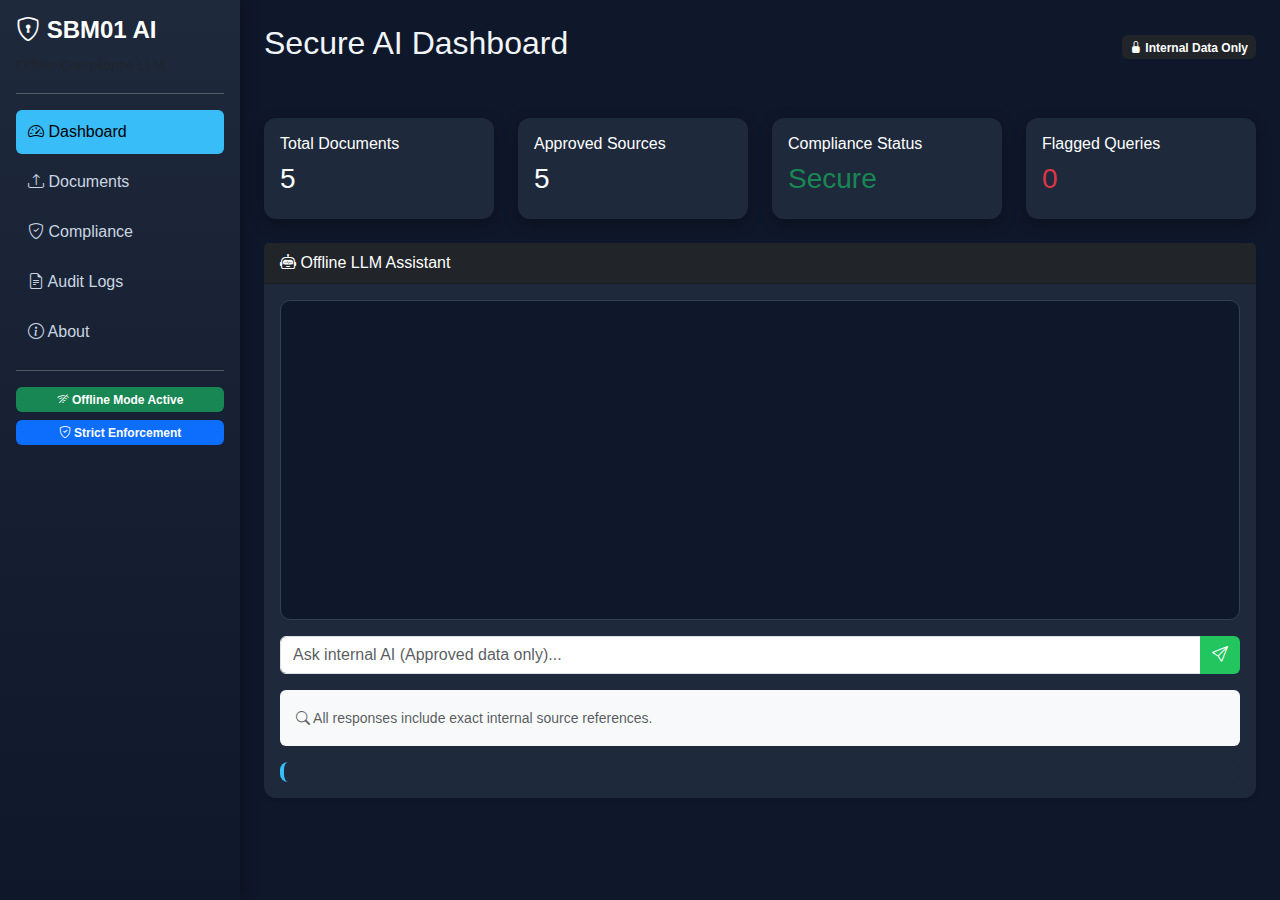
<file: frontend/index.html>
<!DOCTYPE html>
<html>
<head>
    <title>SBM01 AI - Secure Offline LLM</title>

    <meta name="viewport" content="width=device-width, initial-scale=1">

    <!-- Bootstrap -->
    <link href="https://cdn.jsdelivr.net/npm/bootstrap@5.3.2/dist/css/bootstrap.min.css" rel="stylesheet">
    <link href="https://cdn.jsdelivr.net/npm/bootstrap-icons/font/bootstrap-icons.css" rel="stylesheet">
    <link rel="stylesheet" href="style.css">
</head>

<body>

<div class="d-flex">

    <!-- Sidebar -->
    <div class="sidebar p-3">

        <h4 class="text-white">
            <i class="bi bi-shield-lock"></i> SBM01 AI
        </h4>
        <small class="text-muted">Offline Compliance LLM</small>
        <hr>

        <a href="index.html" class="active">
            <i class="bi bi-speedometer2"></i> Dashboard
        </a>

        <a href="upload.html">
            <i class="bi bi-upload"></i> Documents
        </a>

        <a href="compliance.html">
            <i class="bi bi-shield-check"></i> Compliance
        </a>

        <a href="logs.html">
            <i class="bi bi-file-earmark-text"></i> Audit Logs
        </a>

        <a href="about.html">
            <i class="bi bi-info-circle"></i> About
        </a>

        <hr>

        <div class="system-indicator">
            <span class="badge bg-success w-100 mb-2">
                <i class="bi bi-wifi-off"></i> Offline Mode Active
            </span>

            <span class="badge bg-primary w-100">
                <i class="bi bi-shield-check"></i> Strict Enforcement
            </span>
        </div>

    </div>

    <!-- Main Content -->
    <div class="main-content p-4">

        <div class="d-flex justify-content-between align-items-center">
            <h2>Secure AI Dashboard</h2>
            <span class="badge bg-dark">
                <i class="bi bi-lock-fill"></i> Internal Data Only
            </span>
        </div>

        <!-- Stats Row -->
        <div class="row g-4 my-4">

            <div class="col-md-3">
                <div class="card stat-card">
                    <div class="card-body">
                        <h6>Total Documents</h6>
                        <h3 id="docCount">5</h3>
                    </div>
                </div>
            </div>

            <div class="col-md-3">
                <div class="card stat-card">
                    <div class="card-body">
                        <h6>Approved Sources</h6>
                        <h3>5</h3>
                    </div>
                </div>
            </div>

            <div class="col-md-3">
                <div class="card stat-card">
                    <div class="card-body">
                        <h6>Compliance Status</h6>
                        <h3 class="text-success">Secure</h3>
                    </div>
                </div>
            </div>

            <div class="col-md-3">
                <div class="card stat-card">
                    <div class="card-body">
                        <h6>Flagged Queries</h6>
                        <h3 class="text-danger">0</h3>
                    </div>
                </div>
            </div>

        </div>

        <!-- Chat Section -->
        <div class="card chat-card shadow-sm">
            <div class="card-header bg-dark text-white">
                <i class="bi bi-robot"></i> Offline LLM Assistant
            </div>

            <div class="card-body">

                <div id="chatBox" class="chat-box mb-3"></div>

                <div class="input-group">
                    <input type="text"
                           id="questionInput"
                           class="form-control"
                           placeholder="Ask internal AI (Approved data only)...">

                    <button class="btn btn-success" onclick="sendQuestion()">
                        <i class="bi bi-send"></i>
                    </button>
                </div>

                <div class="mt-3 p-3 bg-light rounded">
                    <small class="text-muted">
                        <i class="bi bi-search"></i>
                        All responses include exact internal source references.
                    </small>
                </div>

                <div id="sourceBox" class="source-box mt-3"></div>

            </div>
        </div>

    </div>

</div>

<script src="script.js"></script>
</body>
</html>
</file>
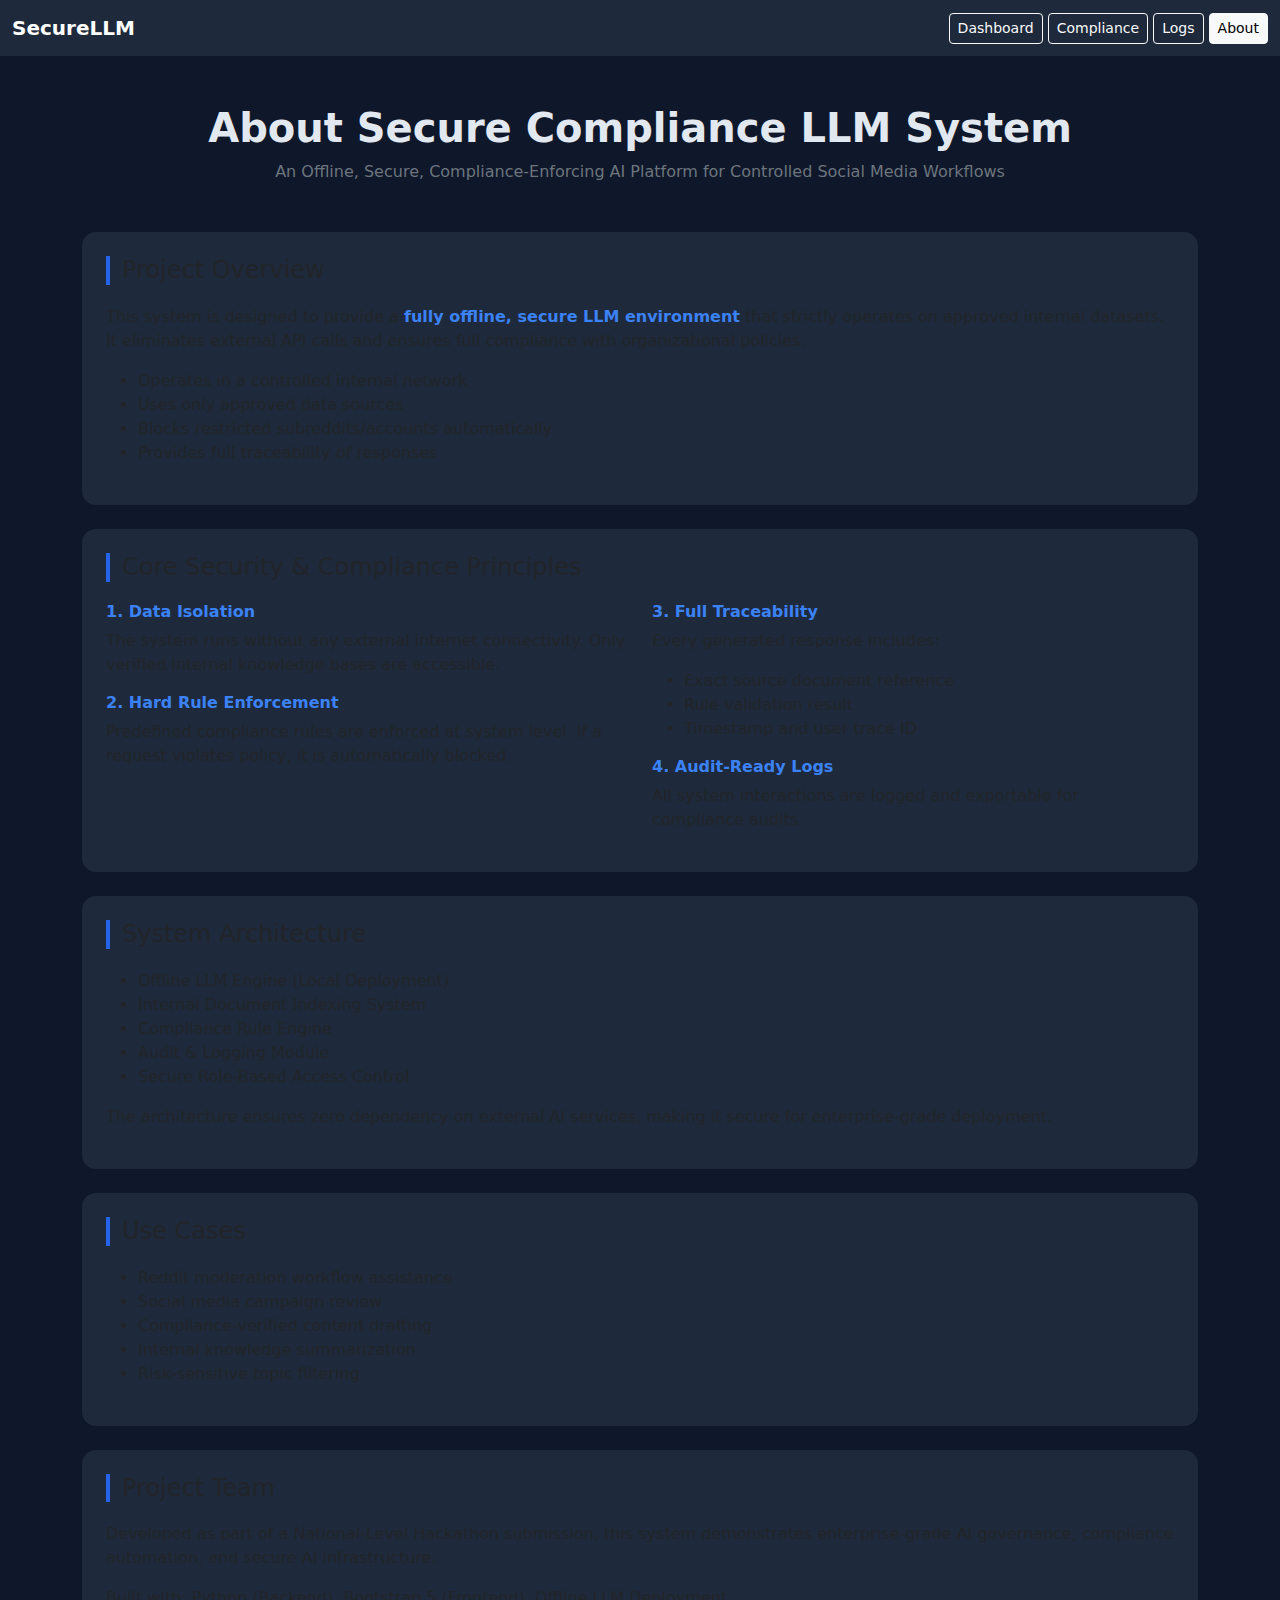
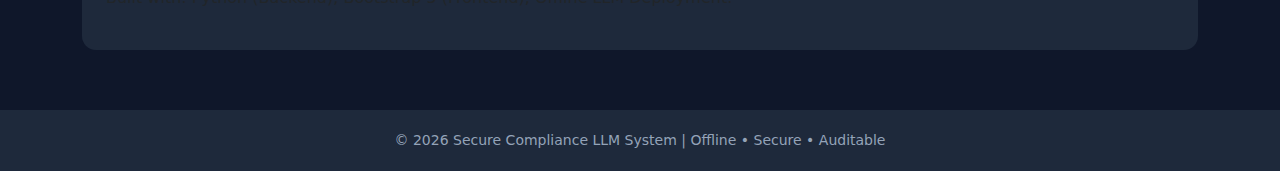
<file: frontend/about.html>
<!DOCTYPE html>
<html lang="en">
<head>
    <meta charset="UTF-8">
    <title>About - Secure Compliance LLM</title>
    <meta name="viewport" content="width=device-width, initial-scale=1">

    <!-- Bootstrap CSS -->
    <link href="https://cdn.jsdelivr.net/npm/bootstrap@5.3.2/dist/css/bootstrap.min.css" rel="stylesheet">

    <style>
        body {
            background-color: #0f172a;
            color: #e2e8f0;
        }

        .navbar {
            background-color: #1e293b;
        }

        .card {
            background-color: #1e293b;
            border: none;
            border-radius: 14px;
        }

        .section-title {
            border-left: 4px solid #2563eb;
            padding-left: 12px;
            margin-bottom: 20px;
        }

        .highlight {
            color: #3b82f6;
            font-weight: 600;
        }

        .footer {
            background-color: #1e293b;
            padding: 20px;
            margin-top: 60px;
            text-align: center;
            font-size: 14px;
            color: #94a3b8;
        }
    </style>
</head>
<body>

<!-- Navbar -->
<nav class="navbar navbar-expand-lg navbar-dark">
    <div class="container-fluid">
        <a class="navbar-brand fw-bold" href="#">SecureLLM</a>
        <div>
            <a href="dashboard.html" class="btn btn-outline-light btn-sm">Dashboard</a>
            <a href="compliance.html" class="btn btn-outline-light btn-sm">Compliance</a>
            <a href="logs.html" class="btn btn-outline-light btn-sm">Logs</a>
            <a href="about.html" class="btn btn-light btn-sm">About</a>
        </div>
    </div>
</nav>

<div class="container mt-5">

    <!-- Header -->
    <div class="text-center mb-5">
        <h1 class="fw-bold">About Secure Compliance LLM System</h1>
        <p class="text-secondary">
            An Offline, Secure, Compliance-Enforcing AI Platform for Controlled Social Media Workflows
        </p>
    </div>

    <!-- Project Overview -->
    <div class="card p-4 mb-4">
        <h4 class="section-title">Project Overview</h4>
        <p>
            This system is designed to provide a <span class="highlight">fully offline, secure LLM environment</span>
            that strictly operates on approved internal datasets.
            It eliminates external API calls and ensures full compliance with organizational policies.
        </p>
        <ul>
            <li>Operates in a controlled internal network</li>
            <li>Uses only approved data sources</li>
            <li>Blocks restricted subreddits/accounts automatically</li>
            <li>Provides full traceability of responses</li>
        </ul>
    </div>

    <!-- Core Principles -->
    <div class="card p-4 mb-4">
        <h4 class="section-title">Core Security & Compliance Principles</h4>

        <div class="row">
            <div class="col-md-6">
                <h6 class="highlight">1. Data Isolation</h6>
                <p>
                    The system runs without any external internet connectivity.
                    Only verified internal knowledge bases are accessible.
                </p>

                <h6 class="highlight">2. Hard Rule Enforcement</h6>
                <p>
                    Predefined compliance rules are enforced at system level.
                    If a request violates policy, it is automatically blocked.
                </p>
            </div>

            <div class="col-md-6">
                <h6 class="highlight">3. Full Traceability</h6>
                <p>
                    Every generated response includes:
                    <ul>
                        <li>Exact source document reference</li>
                        <li>Rule validation result</li>
                        <li>Timestamp and user trace ID</li>
                    </ul>
                </p>

                <h6 class="highlight">4. Audit-Ready Logs</h6>
                <p>
                    All system interactions are logged and exportable for compliance audits.
                </p>
            </div>
        </div>
    </div>

    <!-- System Architecture -->
    <div class="card p-4 mb-4">
        <h4 class="section-title">System Architecture</h4>
        <ul>
            <li>Offline LLM Engine (Local Deployment)</li>
            <li>Internal Document Indexing System</li>
            <li>Compliance Rule Engine</li>
            <li>Audit & Logging Module</li>
            <li>Secure Role-Based Access Control</li>
        </ul>
        <p>
            The architecture ensures zero dependency on external AI services,
            making it secure for enterprise-grade deployment.
        </p>
    </div>

    <!-- Use Cases -->
    <div class="card p-4 mb-4">
        <h4 class="section-title">Use Cases</h4>
        <ul>
            <li>Reddit moderation workflow assistance</li>
            <li>Social media campaign review</li>
            <li>Compliance-verified content drafting</li>
            <li>Internal knowledge summarization</li>
            <li>Risk-sensitive topic filtering</li>
        </ul>
    </div>

    <!-- Team Section -->
    <div class="card p-4 mb-4">
        <h4 class="section-title">Project Team</h4>
        <p>
            Developed as part of a National-Level Hackathon submission,
            this system demonstrates enterprise-grade AI governance,
            compliance automation, and secure AI infrastructure.
        </p>
        <p>
            Built with: Python (Backend), Bootstrap 5 (Frontend), Offline LLM Deployment.
        </p>
    </div>

</div>

<!-- Footer -->
<div class="footer">
    © 2026 Secure Compliance LLM System | Offline • Secure • Auditable
</div>

<!-- Bootstrap JS -->
<script src="https://cdn.jsdelivr.net/npm/bootstrap@5.3.2/dist/js/bootstrap.bundle.min.js"></script>

</body>
</html>
</file>
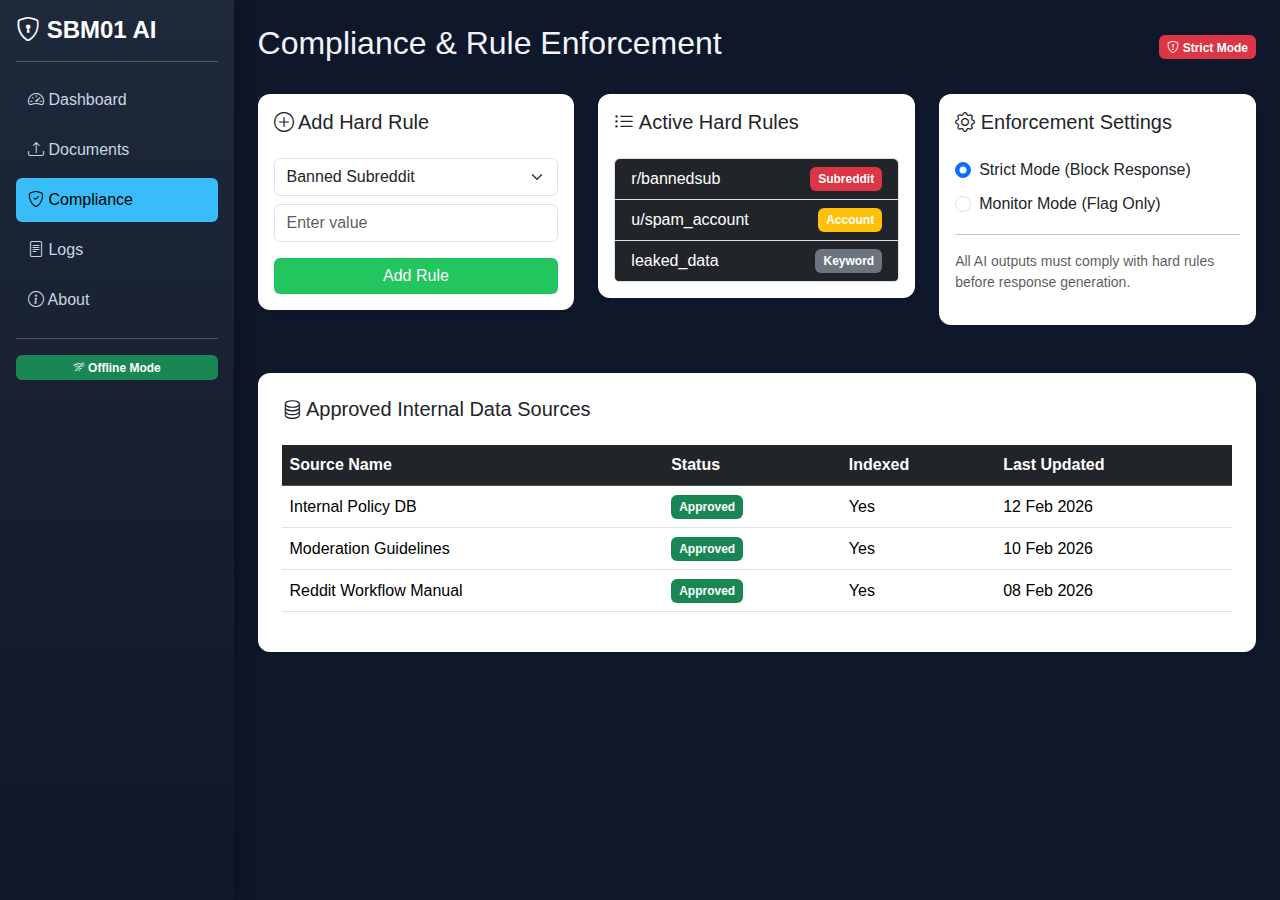
<file: frontend/compliance.html>
<!DOCTYPE html>
<html lang="en">
<head>
<meta charset="UTF-8">
<meta name="viewport" content="width=device-width, initial-scale=1.0">
<title>SBM01 - Compliance Engine</title>

<link href="https://cdn.jsdelivr.net/npm/bootstrap@5.3.2/dist/css/bootstrap.min.css" rel="stylesheet">
<link href="https://cdn.jsdelivr.net/npm/bootstrap-icons/font/bootstrap-icons.css" rel="stylesheet">
<link rel="stylesheet" href="style.css">
</head>

<body>

<div class="d-flex">

    <!-- Sidebar -->
    <div class="sidebar p-3">
        <h4 class="text-white">
            <i class="bi bi-shield-lock"></i> SBM01 AI
        </h4>
        <hr>

        <a href="index.html"><i class="bi bi-speedometer2"></i> Dashboard</a>
        <a href="upload.html"><i class="bi bi-upload"></i> Documents</a>
        <a href="compliance.html" class="active"><i class="bi bi-shield-check"></i> Compliance</a>
        <a href="logs.html"><i class="bi bi-file-text"></i> Logs</a>
        <a href="about.html"><i class="bi bi-info-circle"></i> About</a>

        <hr>
        <span class="badge bg-success w-100">
            <i class="bi bi-wifi-off"></i> Offline Mode
        </span>
    </div>

    <!-- Main Content -->
    <div class="main-content p-4">

        <div class="d-flex justify-content-between align-items-center mb-4">
            <h2>Compliance & Rule Enforcement</h2>
            <span class="badge bg-danger">
                <i class="bi bi-shield-exclamation"></i> Strict Mode
            </span>
        </div>

        <div class="row g-4">

            <!-- Add Hard Rule -->
            <div class="col-md-4">
                <div class="card p-3 shadow-sm">
                    <h5><i class="bi bi-plus-circle"></i> Add Hard Rule</h5>

                    <select class="form-select mt-3" id="ruleType">
                        <option value="subreddit">Banned Subreddit</option>
                        <option value="account">Banned Account</option>
                        <option value="keyword">Blocked Keyword</option>
                    </select>

                    <input type="text" id="ruleValue" class="form-control mt-2"
                           placeholder="Enter value">

                    <button class="btn btn-success mt-3 w-100"
                            onclick="addRule()">
                        Add Rule
                    </button>
                </div>
            </div>

            <!-- Active Rules -->
            <div class="col-md-4">
                <div class="card p-3 shadow-sm">
                    <h5><i class="bi bi-list-ul"></i> Active Hard Rules</h5>

                    <ul class="list-group mt-3" id="ruleList">
                        <li class="list-group-item bg-dark text-white d-flex justify-content-between">
                            r/bannedsub
                            <span class="badge bg-danger">Subreddit</span>
                        </li>
                        <li class="list-group-item bg-dark text-white d-flex justify-content-between">
                            u/spam_account
                            <span class="badge bg-warning">Account</span>
                        </li>
                        <li class="list-group-item bg-dark text-white d-flex justify-content-between">
                            leaked_data
                            <span class="badge bg-secondary">Keyword</span>
                        </li>
                    </ul>
                </div>
            </div>

            <!-- Enforcement Settings -->
            <div class="col-md-4">
                <div class="card p-3 shadow-sm">
                    <h5><i class="bi bi-gear"></i> Enforcement Settings</h5>

                    <div class="form-check mt-3">
                        <input class="form-check-input" type="radio" name="mode"
                               checked>
                        <label class="form-check-label">
                            Strict Mode (Block Response)
                        </label>
                    </div>

                    <div class="form-check mt-2">
                        <input class="form-check-input" type="radio" name="mode">
                        <label class="form-check-label">
                            Monitor Mode (Flag Only)
                        </label>
                    </div>

                    <hr>

                    <p class="small text-muted">
                        All AI outputs must comply with hard rules before response generation.
                    </p>
                </div>
            </div>

        </div>

        <!-- Approved Data Sources -->
        <div class="card shadow-sm p-4 mt-5">
            <h5><i class="bi bi-database"></i> Approved Internal Data Sources</h5>

            <div class="table-responsive mt-3">
                <table class="table table-hover align-middle">
                    <thead class="table-dark">
                        <tr>
                            <th>Source Name</th>
                            <th>Status</th>
                            <th>Indexed</th>
                            <th>Last Updated</th>
                        </tr>
                    </thead>
                    <tbody>
                        <tr>
                            <td>Internal Policy DB</td>
                            <td><span class="badge bg-success">Approved</span></td>
                            <td>Yes</td>
                            <td>12 Feb 2026</td>
                        </tr>
                        <tr>
                            <td>Moderation Guidelines</td>
                            <td><span class="badge bg-success">Approved</span></td>
                            <td>Yes</td>
                            <td>10 Feb 2026</td>
                        </tr>
                        <tr>
                            <td>Reddit Workflow Manual</td>
                            <td><span class="badge bg-success">Approved</span></td>
                            <td>Yes</td>
                            <td>08 Feb 2026</td>
                        </tr>
                    </tbody>
                </table>
            </div>
        </div>

    </div>
</div>

<script>
function addRule() {
    const type = document.getElementById("ruleType").value;
    const value = document.getElementById("ruleValue").value.trim();

    if (!value) {
        alert("Enter rule value.");
        return;
    }

    const list = document.getElementById("ruleList");

    const li = document.createElement("li");
    li.className = "list-group-item bg-dark text-white d-flex justify-content-between";

    li.innerHTML = `
        ${value}
        <span class="badge bg-danger">${type}</span>
    `;

    list.appendChild(li);
    document.getElementById("ruleValue").value = "";
}
</script>

</body>
</html>
</file>
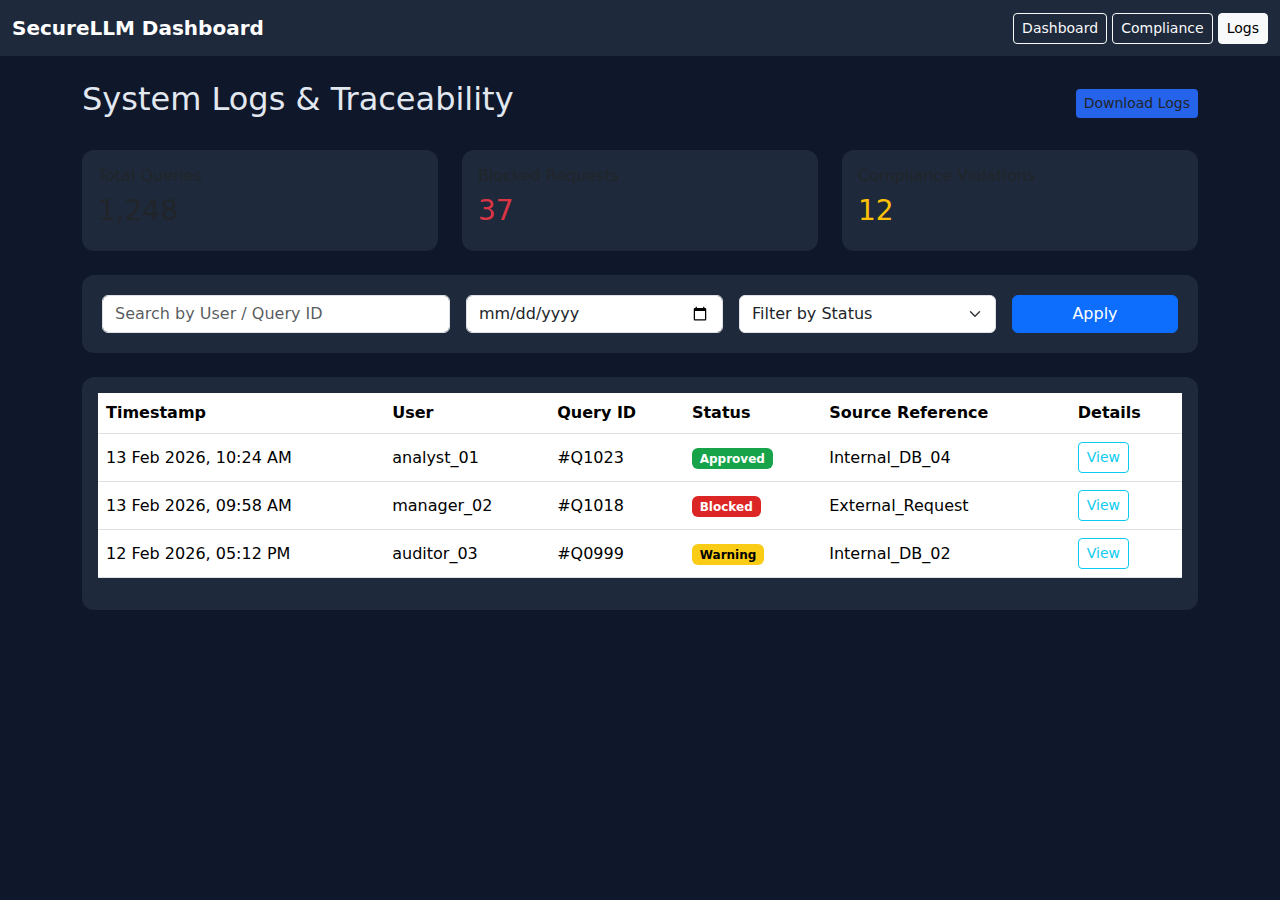
<file: frontend/logs.html>
<!DOCTYPE html>
<html lang="en">
<head>
    <meta charset="UTF-8">
    <title>System Logs - Compliance LLM</title>
    <meta name="viewport" content="width=device-width, initial-scale=1">

    <!-- Bootstrap CSS -->
    <link href="https://cdn.jsdelivr.net/npm/bootstrap@5.3.2/dist/css/bootstrap.min.css" rel="stylesheet">

    <style>
        body {
            background-color: #0f172a;
            color: #e2e8f0;
        }

        .navbar {
            background-color: #1e293b;
        }

        .card {
            background-color: #1e293b;
            border: none;
            border-radius: 12px;
        }

        .table {
            color: #e2e8f0;
        }

        .table thead {
            background-color: #334155;
        }

        .badge-approved {
            background-color: #16a34a;
        }

        .badge-blocked {
            background-color: #dc2626;
        }

        .badge-warning {
            background-color: #facc15;
            color: black;
        }

        .filter-box {
            background-color: #1e293b;
            padding: 20px;
            border-radius: 12px;
        }

        .btn-download {
            background-color: #2563eb;
            border: none;
        }

        .btn-download:hover {
            background-color: #1d4ed8;
        }
    </style>
</head>
<body>

<!-- Navbar -->
<nav class="navbar navbar-expand-lg navbar-dark">
    <div class="container-fluid">
        <a class="navbar-brand fw-bold" href="#">SecureLLM Dashboard</a>
        <div>
            <a href="index.html" class="btn btn-outline-light btn-sm">Dashboard</a>
            <a href="compliance.html" class="btn btn-outline-light btn-sm">Compliance</a>
            <a href="logs.html" class="btn btn-light btn-sm">Logs</a>
        </div>
    </div>
</nav>

<div class="container mt-4">

    <!-- Page Title -->
    <div class="d-flex justify-content-between align-items-center mb-4">
        <h2>System Logs & Traceability</h2>
        <button class="btn btn-download btn-sm">Download Logs</button>
    </div>

    <!-- Summary Cards -->
    <div class="row mb-4">
        <div class="col-md-4">
            <div class="card p-3">
                <h6>Total Queries</h6>
                <h3>1,248</h3>
            </div>
        </div>
        <div class="col-md-4">
            <div class="card p-3">
                <h6>Blocked Requests</h6>
                <h3 class="text-danger">37</h3>
            </div>
        </div>
        <div class="col-md-4">
            <div class="card p-3">
                <h6>Compliance Violations</h6>
                <h3 class="text-warning">12</h3>
            </div>
        </div>
    </div>

    <!-- Filters -->
    <div class="filter-box mb-4">
        <div class="row g-3">
            <div class="col-md-4">
                <input type="text" class="form-control" placeholder="Search by User / Query ID">
            </div>
            <div class="col-md-3">
                <input type="date" class="form-control">
            </div>
            <div class="col-md-3">
                <select class="form-select">
                    <option selected>Filter by Status</option>
                    <option>Approved</option>
                    <option>Blocked</option>
                    <option>Warning</option>
                </select>
            </div>
            <div class="col-md-2">
                <button class="btn btn-primary w-100">Apply</button>
            </div>
        </div>
    </div>

    <!-- Logs Table -->
    <div class="card p-3">
        <div class="table-responsive">
            <table class="table table-hover align-middle">
                <thead>
                    <tr>
                        <th>Timestamp</th>
                        <th>User</th>
                        <th>Query ID</th>
                        <th>Status</th>
                        <th>Source Reference</th>
                        <th>Details</th>
                    </tr>
                </thead>
                <tbody>
                    <tr>
                        <td>13 Feb 2026, 10:24 AM</td>
                        <td>analyst_01</td>
                        <td>#Q1023</td>
                        <td><span class="badge badge-approved">Approved</span></td>
                        <td>Internal_DB_04</td>
                        <td>
                            <button class="btn btn-sm btn-outline-info" data-bs-toggle="collapse" data-bs-target="#log1">
                                View
                            </button>
                        </td>
                    </tr>

                    <tr class="collapse" id="log1">
                        <td colspan="6">
                            <strong>Prompt:</strong> Generate summary for subreddit engagement report.<br>
                            <strong>Response Source:</strong> analytics_report_feb2026.pdf<br>
                            <strong>Compliance Check:</strong> Passed all hard rules.
                        </td>
                    </tr>

                    <tr>
                        <td>13 Feb 2026, 09:58 AM</td>
                        <td>manager_02</td>
                        <td>#Q1018</td>
                        <td><span class="badge badge-blocked">Blocked</span></td>
                        <td>External_Request</td>
                        <td>
                            <button class="btn btn-sm btn-outline-info" data-bs-toggle="collapse" data-bs-target="#log2">
                                View
                            </button>
                        </td>
                    </tr>

                    <tr class="collapse" id="log2">
                        <td colspan="6">
                            <strong>Prompt:</strong> Analyze banned subreddit data.<br>
                            <strong>Compliance Check:</strong> Blocked due to restricted subreddit policy.<br>
                            <strong>Rule Triggered:</strong> Hard Rule #7 - Banned Source Access.
                        </td>
                    </tr>

                    <tr>
                        <td>12 Feb 2026, 05:12 PM</td>
                        <td>auditor_03</td>
                        <td>#Q0999</td>
                        <td><span class="badge badge-warning">Warning</span></td>
                        <td>Internal_DB_02</td>
                        <td>
                            <button class="btn btn-sm btn-outline-info" data-bs-toggle="collapse" data-bs-target="#log3">
                                View
                            </button>
                        </td>
                    </tr>

                    <tr class="collapse" id="log3">
                        <td colspan="6">
                            <strong>Prompt:</strong> Generate campaign copy for flagged topic.<br>
                            <strong>Compliance Check:</strong> Warning issued - sensitive keyword detected.<br>
                            <strong>Action:</strong> Response sanitized before delivery.
                        </td>
                    </tr>

                </tbody>
            </table>
        </div>
    </div>

</div>

<!-- Bootstrap JS -->
<script src="https://cdn.jsdelivr.net/npm/bootstrap@5.3.2/dist/js/bootstrap.bundle.min.js"></script>

</body>
</html>
</file>
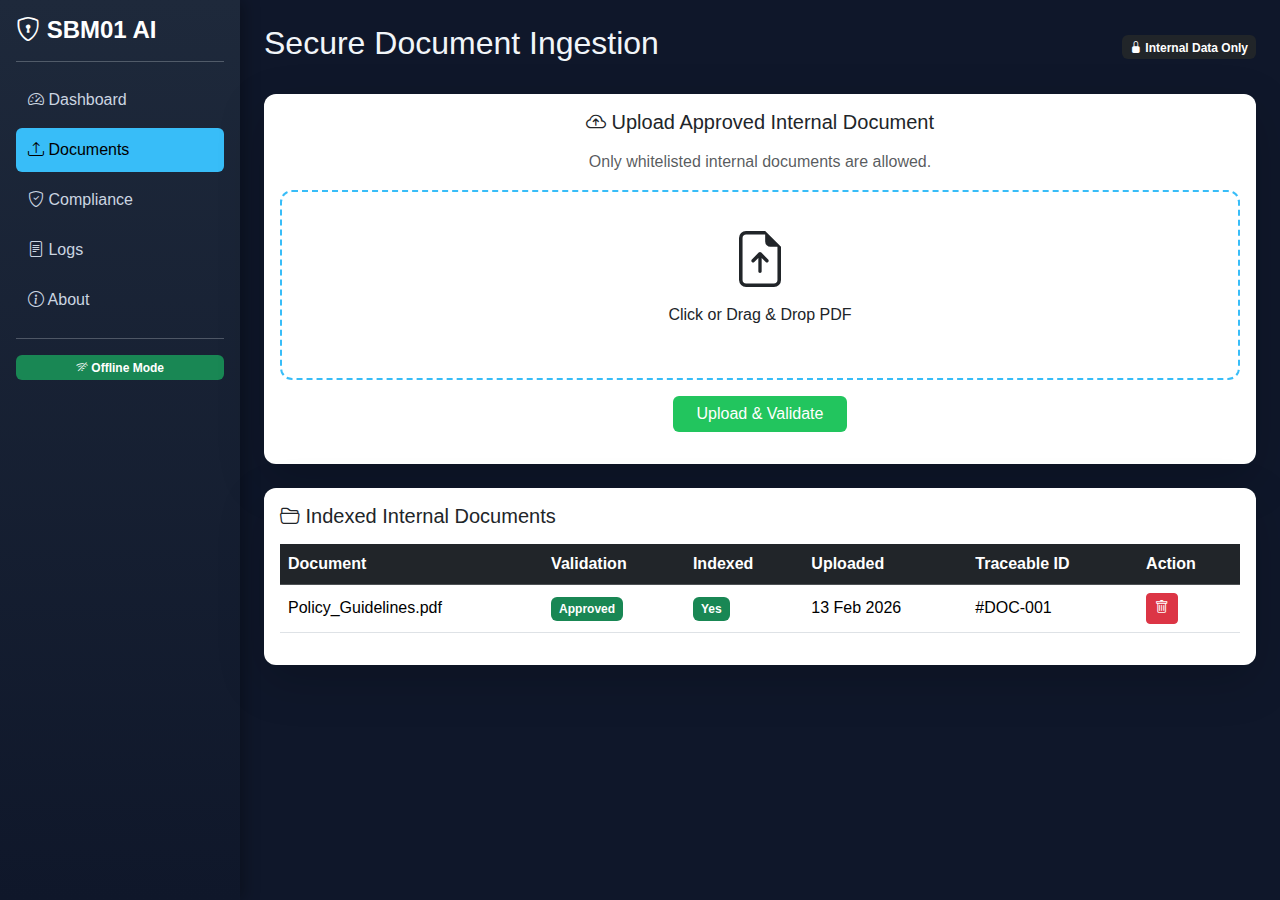
<file: frontend/upload.html>
<!DOCTYPE html>
<html lang="en">
<head>
<meta charset="UTF-8">
<meta name="viewport" content="width=device-width, initial-scale=1.0">
<title>SBM01 - Secure Document Ingestion</title>

<!-- Bootstrap -->
<link href="https://cdn.jsdelivr.net/npm/bootstrap@5.3.2/dist/css/bootstrap.min.css" rel="stylesheet">
<link href="https://cdn.jsdelivr.net/npm/bootstrap-icons/font/bootstrap-icons.css" rel="stylesheet">
<link rel="stylesheet" href="style.css">
</head>

<body>

<div class="d-flex">

    <!-- Sidebar -->
    <div class="sidebar p-3">
        <h4 class="text-white">
            <i class="bi bi-shield-lock"></i> SBM01 AI
        </h4>
        <hr>

        <a href="index.html"><i class="bi bi-speedometer2"></i> Dashboard</a>
        <a href="upload.html" class="active"><i class="bi bi-upload"></i> Documents</a>
        <a href="compliance.html"><i class="bi bi-shield-check"></i> Compliance</a>
        <a href="logs.html"><i class="bi bi-file-text"></i> Logs</a>
        <a href="about.html"><i class="bi bi-info-circle"></i> About</a>

        <hr>
        <span class="badge bg-success w-100">
            <i class="bi bi-wifi-off"></i> Offline Mode
        </span>
    </div>

    <!-- Main Content -->
    <div class="main-content p-4">

        <div class="d-flex justify-content-between align-items-center mb-4">
            <h2>Secure Document Ingestion</h2>
            <span class="badge bg-dark">
                <i class="bi bi-lock-fill"></i> Internal Data Only
            </span>
        </div>

        <!-- Upload Section -->
        <div class="card shadow-lg border-0 mb-4">
            <div class="card-body text-center">

                <h5 class="mb-3">
                    <i class="bi bi-cloud-arrow-up"></i>
                    Upload Approved Internal Document
                </h5>

                <p class="text-muted">
                    Only whitelisted internal documents are allowed.
                </p>

                <div class="drag-area mb-3" onclick="triggerFileInput()">
                    <i class="bi bi-file-earmark-arrow-up display-4"></i>
                    <p class="mt-2">Click or Drag & Drop PDF</p>
                </div>

                <input type="file" id="fileInput" class="d-none" accept=".pdf">

                <button class="btn btn-success px-4" onclick="uploadFile()">
                    Upload & Validate
                </button>

                <div id="uploadStatus" class="mt-3"></div>

                <!-- Progress Bar -->
                <div class="progress mt-3 d-none" id="progressContainer">
                    <div id="progressBar" class="progress-bar progress-bar-striped progress-bar-animated"
                         role="progressbar" style="width: 0%"></div>
                </div>

            </div>
        </div>

        <!-- Document Table -->
        <div class="card shadow-lg border-0">
            <div class="card-body">

                <h5 class="mb-3">
                    <i class="bi bi-folder2-open"></i>
                    Indexed Internal Documents
                </h5>

                <div class="table-responsive">
                    <table class="table table-hover align-middle">
                        <thead class="table-dark">
                            <tr>
                                <th>Document</th>
                                <th>Validation</th>
                                <th>Indexed</th>
                                <th>Uploaded</th>
                                <th>Traceable ID</th>
                                <th>Action</th>
                            </tr>
                        </thead>
                        <tbody id="documentTable">

                            <tr>
                                <td>Policy_Guidelines.pdf</td>
                                <td><span class="badge bg-success">Approved</span></td>
                                <td><span class="badge bg-success">Yes</span></td>
                                <td>13 Feb 2026</td>
                                <td>#DOC-001</td>
                                <td>
                                    <button class="btn btn-sm btn-danger">
                                        <i class="bi bi-trash"></i>
                                    </button>
                                </td>
                            </tr>

                        </tbody>
                    </table>
                </div>

            </div>
        </div>

    </div>
</div>

<script src="script.js"></script>

<script>

function triggerFileInput() {
    document.getElementById("fileInput").click();
}

async function uploadFile() {

    const fileInput = document.getElementById("fileInput");
    const file = fileInput.files[0];

    if (!file) {
        alert("Please select a PDF file.");
        return;
    }

    document.getElementById("uploadStatus").innerHTML =
        '<div class="text-info">Validating document...</div>';

    document.getElementById("progressContainer").classList.remove("d-none");
    simulateProgress();

    // Simulated backend validation
    setTimeout(() => {

        document.getElementById("uploadStatus").innerHTML =
            '<div class="text-success">Document Approved & Indexed</div>';

        addDocumentToTable(file.name);

    }, 2000);
}

function simulateProgress() {
    let progress = 0;
    const bar = document.getElementById("progressBar");

    const interval = setInterval(() => {
        progress += 20;
        bar.style.width = progress + "%";

        if (progress >= 100) {
            clearInterval(interval);
        }
    }, 300);
}

function addDocumentToTable(filename) {

    const table = document.getElementById("documentTable");
    const today = new Date().toLocaleDateString();
    const docId = "#DOC-" + Math.floor(Math.random() * 1000);

    const row = `
        <tr>
            <td>${filename}</td>
            <td><span class="badge bg-success">Approved</span></td>
            <td><span class="badge bg-success">Yes</span></td>
            <td>${today}</td>
            <td>${docId}</td>
            <td>
                <button class="btn btn-sm btn-danger">
                    <i class="bi bi-trash"></i>
                </button>
            </td>
        </tr>
    `;

    table.innerHTML += row;
}

</script>

</body>
</html>
</file>
<file: frontend/style.css>
/* ===== GLOBAL ===== */
body {
    background-color: #0f172a;
    color: #f1f5f9;
    margin: 0;
    font-family: "Segoe UI", sans-serif;
}

/* ===== SIDEBAR ===== */
.sidebar {
    width: 240px;
    height: 100vh;
    background: linear-gradient(180deg, #1e293b, #0f172a);
    padding-top: 20px;
    box-shadow: 4px 0 15px rgba(0,0,0,0.3);
}

.sidebar h4 {
    font-weight: 600;
}

.sidebar a {
    display: block;
    color: #cbd5e1;
    padding: 10px 12px;
    text-decoration: none;
    margin-bottom: 6px;
    border-radius: 6px;
    transition: all 0.2s ease-in-out;
}

.sidebar a:hover {
    background-color: #334155;
    color: white;
}

.sidebar a.active {
    background-color: #38bdf8;
    color: black;
    font-weight: 500;
}

/* ===== MAIN CONTENT ===== */
.main-content {
    flex-grow: 1;
    padding: 30px;
}

/* ===== CARDS ===== */
.card {
    border-radius: 12px;
    border: none;
}

.stat-card,
.chat-card,
.upload-card,
.table-card {
    background-color: #1e293b;
    color: white;
    box-shadow: 0 5px 15px rgba(0,0,0,0.3);
}

/* Hover Effect for Cards */
.stat-card:hover,
.upload-card:hover,
.table-card:hover {
    transform: translateY(-3px);
    transition: 0.3s ease;
}

/* ===== CHAT ===== */
.chat-box {
    height: 320px;
    overflow-y: auto;
    background-color: #0f172a;
    padding: 15px;
    border-radius: 10px;
    border: 1px solid #334155;
}

.user-message {
    text-align: right;
    color: #38bdf8;
    margin-bottom: 10px;
}

.bot-message {
    text-align: left;
    color: #4ade80;
    margin-bottom: 10px;
}

.source-box {
    background-color: #1e293b;
    padding: 10px;
    border-radius: 8px;
    border-left: 4px solid #38bdf8;
    font-size: 14px;
}

/* ===== TABLE ===== */
.table {
    color: white;
}

.table thead {
    background-color: #334155;
}

.table tbody tr:hover {
    background-color: #1e293b;
}

/* ===== DRAG AREA ===== */
.drag-area {
    border: 2px dashed #38bdf8;
    padding: 35px;
    border-radius: 12px;
    cursor: pointer;
    transition: all 0.3s ease;
}

.drag-area:hover {
    background-color: #1e293b;
    border-color: #4ade80;
}

/* ===== BUTTONS ===== */
.btn-success {
    background-color: #22c55e;
    border: none;
}

.btn-success:hover {
    background-color: #16a34a;
}

.btn-primary {
    background-color: #38bdf8;
    border: none;
}

.btn-primary:hover {
    background-color: #0ea5e9;
}

/* ===== BADGES ===== */
.badge {
    font-size: 0.75rem;
    padding: 6px 8px;
    border-radius: 6px;
}

/* ===== SCROLLBAR ===== */
.chat-box::-webkit-scrollbar {
    width: 6px;
}

.chat-box::-webkit-scrollbar-thumb {
    background-color: #38bdf8;
    border-radius: 10px;
}

/* ===== ANIMATIONS ===== */
.card,
.sidebar a {
    transition: all 0.25s ease-in-out;
}
</file>
